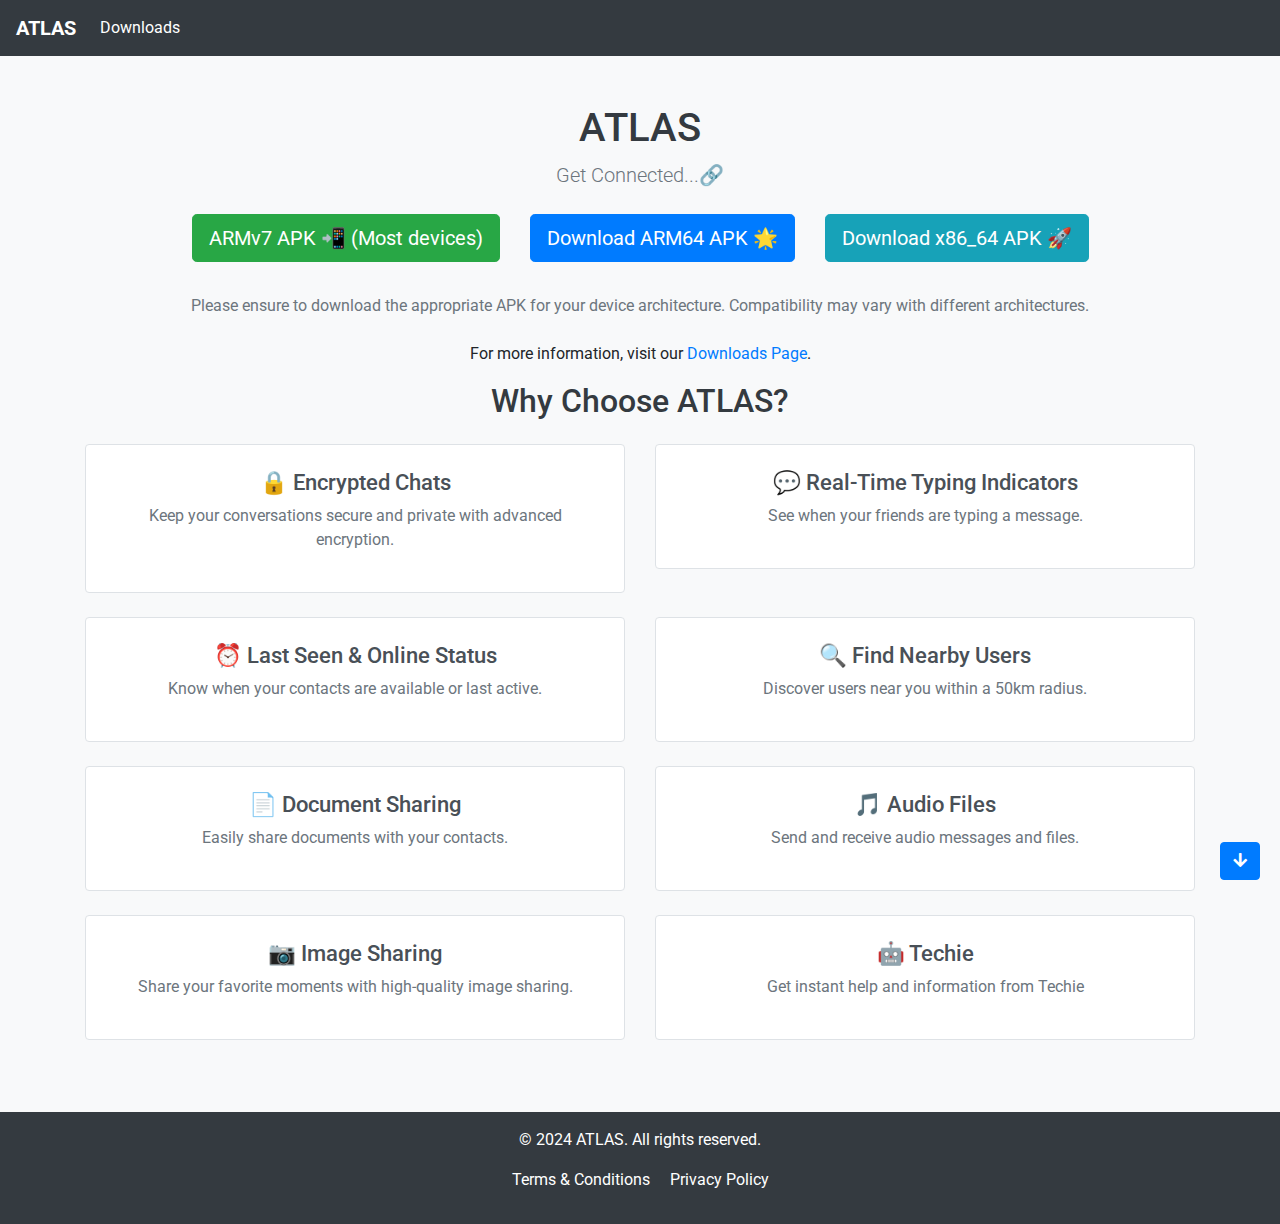
<file: index.html>
<!DOCTYPE html>
<html lang="en">

<head>
    <meta charset="UTF-8">
    <meta name="viewport" content="width=device-width, initial-scale=1.0">
    <title>ATLAS</title>
    <!-- Bootstrap CSS -->
    <link href="https://stackpath.bootstrapcdn.com/bootstrap/4.5.2/css/bootstrap.min.css" rel="stylesheet">
    <link href="https://fonts.googleapis.com/css2?family=Roboto:wght@400;700&display=swap" rel="stylesheet">
    <link rel="stylesheet" href="style.css">
    <!-- Font Awesome CSS -->
    <link rel="stylesheet" href="https://cdnjs.cloudflare.com/ajax/libs/font-awesome/5.15.4/css/all.min.css">
</head>

<body>
    <!-- Navbar -->
    <nav class="navbar navbar-expand-lg navbar-dark bg-dark">
        <a class="navbar-brand" href="index.html">ATLAS</a>
        <button class="navbar-toggler" type="button" data-toggle="collapse" data-target="#navbarNavAltMarkup"
            aria-controls="navbarNavAltMarkup" aria-expanded="false" aria-label="Toggle navigation">
            <span class="navbar-toggler-icon"></span>
        </button>
        <div class="collapse navbar-collapse" id="navbarNavAltMarkup">
            <div class="navbar-nav">
                <a class="nav-item nav-link active" href="downloads.html">Downloads</a>
                <!-- <a class="nav-item nav-link" href="terms_and_conditions.html">Terms&Conditions</a>
                <a class="nav-item nav-link" href="#">Pricing</a>
            <a class="nav-item nav-link disabled" href="#">Disabled</a> -->
            </div>
        </div>
    </nav>


    <div class="container text-center mt-5">
        <header class="mb-4">
            <h1>ATLAS</h1>
            <p class="lead">Get Connected...🔗</p>
        </header>

        <div class="row mb-4 justify-content-center">
            <div class="col-12 col-md-auto mb-2">
                <button id="download-btn-1" class="btn btn-success btn-lg btn-block">ARMv7 APK 📲 (Most
                    devices)</button>
            </div>
            <div class="col-12 col-md-auto mb-2">
                <button id="download-btn-2" class="btn btn-primary btn-lg btn-block">Download ARM64 APK 🌟</button>
            </div>
            <div class="col-12 col-md-auto mb-2">
                <button id="download-btn-3" class="btn btn-info btn-lg btn-block">Download x86_64 APK 🚀</button>
            </div>
        </div>

        <p class="text-muted">Please ensure to download the appropriate APK for your device architecture. Compatibility
            may vary with different architectures.</p>

            <div class="mt-4">
                <p>For more information, visit our <a href="downloads.html" class="text-primary">Downloads Page</a>.</p>
            </div>

        <section class="features">
            <h2 class="mb-4">Why Choose ATLAS?</h2>
            <div class="row">
                <div class="col-md-6 mb-4">
                    <div class="feature p-4">
                        <h3>🔒 Encrypted Chats</h3>
                        <p>Keep your conversations secure and private with advanced encryption.</p>
                    </div>
                </div>
                <div class="col-md-6 mb-4">
                    <div class="feature p-4">
                        <h3>💬 Real-Time Typing Indicators</h3>
                        <p>See when your friends are typing a message.</p>
                    </div>
                </div>
                <div class="col-md-6 mb-4">
                    <div class="feature p-4">
                        <h3>⏰ Last Seen & Online Status</h3>
                        <p>Know when your contacts are available or last active.</p>
                    </div>
                </div>
                <div class="col-md-6 mb-4">
                    <div class="feature p-4">
                        <h3>🔍 Find Nearby Users</h3>
                        <p>Discover users near you within a 50km radius.</p>
                    </div>
                </div>
                <div class="col-md-6 mb-4">
                    <div class="feature p-4">
                        <h3>📄 Document Sharing</h3>
                        <p>Easily share documents with your contacts.</p>
                    </div>
                </div>
                <div class="col-md-6 mb-4">
                    <div class="feature p-4">
                        <h3>🎵 Audio Files</h3>
                        <p>Send and receive audio messages and files.</p>
                    </div>
                </div>
                <div class="col-md-6 mb-4">
                    <div class="feature p-4">
                        <h3>📷 Image Sharing</h3>
                        <p>Share your favorite moments with high-quality image sharing.</p>
                    </div>
                </div>
                <div class="col-md-6 mb-4">
                    <div class="feature p-4">
                        <h3>🤖 Techie</h3>
                        <p>Get instant help and information from Techie</p>
                    </div>
                </div>
            </div>
        </section>
    </div>

    <!-- Scroll to Bottom Button -->
    <button id="scrollToBottomBtn" class="btn btn-primary" style="position: fixed; bottom: 20px; right: 20px;">
        <i class="fas fa-arrow-down"></i>
    </button>

    <!-- Footer -->
    <footer class="footer mt-5 py-3 bg-dark text-white">
        <div class="container text-center">
            <div class="row">
                <div class="col-12">
                    <p>&copy; 2024 ATLAS. All rights reserved.</p>
                </div>
                <div class="col-12">
                    <p>
                        <a href="terms_and_conditions.html" class="text-white mx-2">Terms & Conditions</a>
                        <a href="privacy_policy.html" class="text-white mx-2">Privacy Policy</a>
                    </p>
                </div>
            </div>
        </div>
    </footer>

    <!-- Bootstrap JS and dependencies -->
    <script src="https://code.jquery.com/jquery-3.5.1.slim.min.js"></script>
    <script src="https://cdn.jsdelivr.net/npm/@popperjs/core@2.5.4/dist/umd/popper.min.js"></script>
    <script src="https://stackpath.bootstrapcdn.com/bootstrap/4.5.2/js/bootstrap.min.js"></script>
    <script src="script.js"></script>
    <script>
        document.getElementById('scrollToBottomBtn').addEventListener('click', function() {
            window.scrollTo({
                top: document.body.scrollHeight,
                behavior: 'smooth'
            });
        });
    </script>
</body>

</html>
</file>
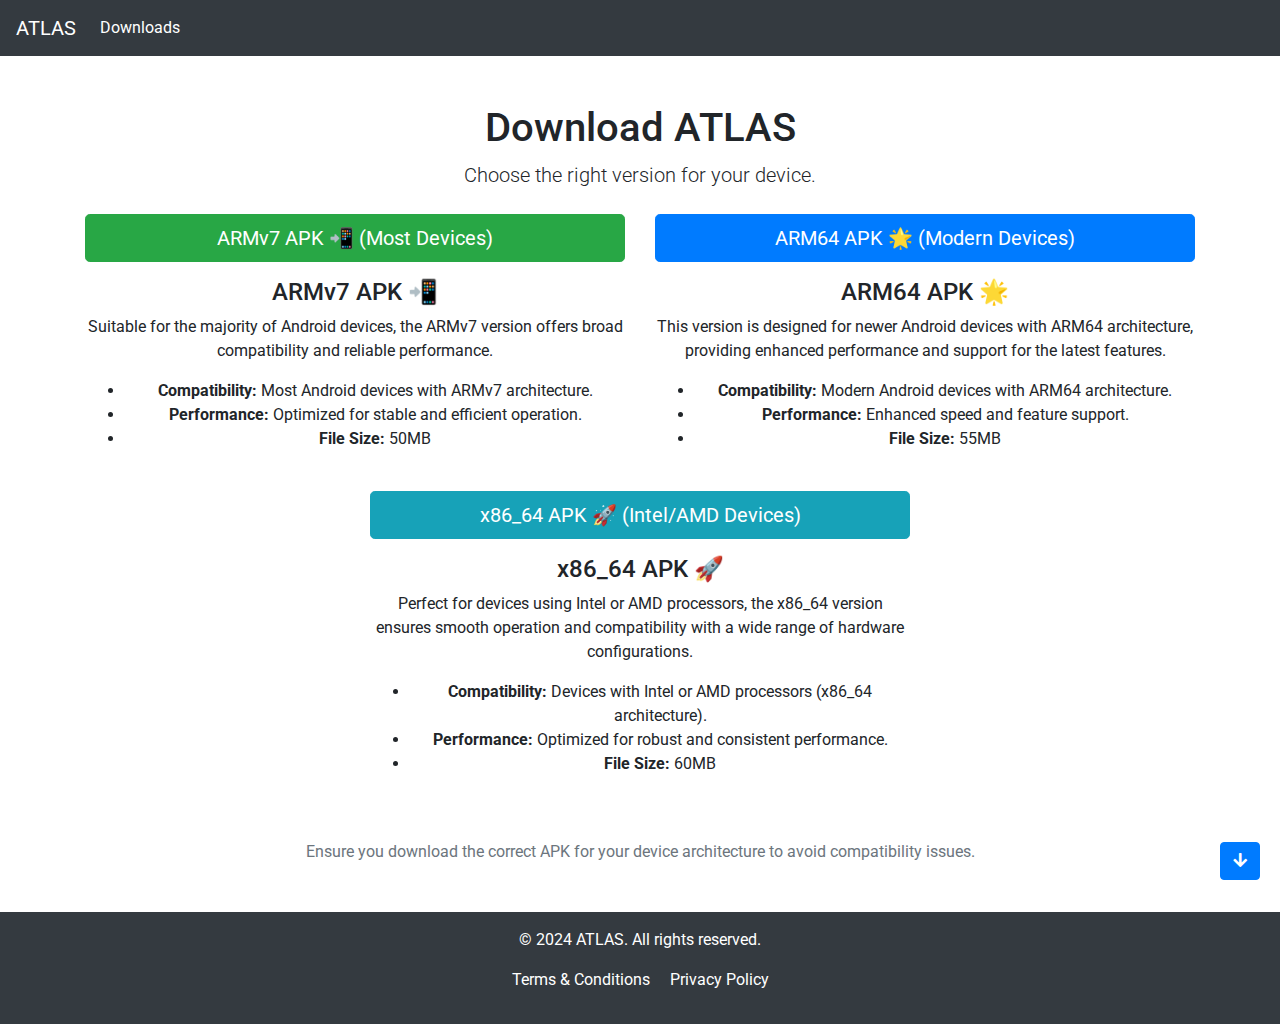
<file: downloads.html>
<!DOCTYPE html>
<html lang="en">

<head>
    <meta charset="UTF-8">
    <meta name="viewport" content="width=device-width, initial-scale=1.0">
    <title>ATLAS Downloads</title>
    <!-- Bootstrap CSS -->
    <link href="https://stackpath.bootstrapcdn.com/bootstrap/4.5.2/css/bootstrap.min.css" rel="stylesheet">
    <link href="https://fonts.googleapis.com/css2?family=Roboto:wght@400;700&display=swap" rel="stylesheet">
    <!-- Font Awesome CSS -->
    <link rel="stylesheet" href="https://cdnjs.cloudflare.com/ajax/libs/font-awesome/5.15.4/css/all.min.css">
</head>

<body>

    <nav class="navbar navbar-expand-lg navbar-dark bg-dark">
        <a class="navbar-brand" href="index.html">ATLAS</a>
        <button class="navbar-toggler" type="button" data-toggle="collapse" data-target="#navbarNavAltMarkup"
            aria-controls="navbarNavAltMarkup" aria-expanded="false" aria-label="Toggle navigation">
            <span class="navbar-toggler-icon"></span>
        </button>
        <div class="collapse navbar-collapse" id="navbarNavAltMarkup">
            <div class="navbar-nav">
                <a class="nav-item nav-link active" href="downloads.html">Downloads</a>
                <!-- <a class="nav-item nav-link" href="terms_and_conditions.html">Terms&Conditions</a>
                <a class="nav-item nav-link" href="#">Pricing</a>
            <a class="nav-item nav-link disabled" href="#">Disabled</a> -->
            </div>
        </div>
    </nav>


    <div class="container text-center mt-5">
        <header class="mb-4">
            <h1>Download ATLAS</h1>
            <p class="lead">Choose the right version for your device.</p>
        </header>

        <div class="row mb-4 justify-content-center">
            <div class="col-12 col-md-6 mb-4">
                <button id="download-btn-1" class="btn btn-success btn-lg btn-block">
                    ARMv7 APK 📲 (Most Devices)
                </button>
                <div class="mt-3">
                    <h4>ARMv7 APK 📲</h4>
                    <p>Suitable for the majority of Android devices, the ARMv7 version offers broad compatibility and reliable performance.</p>
                    <ul>
                        <li><strong>Compatibility:</strong> Most Android devices with ARMv7 architecture.</li>
                        <li><strong>Performance:</strong> Optimized for stable and efficient operation.</li>
                        <li><strong>File Size:</strong> 50MB</li>
                    </ul>
                </div>
            </div>
            <div class="col-12 col-md-6 mb-4">
                <button id="download-btn-2" class="btn btn-primary btn-lg btn-block">
                    ARM64 APK 🌟 (Modern Devices)
                </button>
                <div class="mt-3">
                    <h4>ARM64 APK 🌟</h4>
                    <p>This version is designed for newer Android devices with ARM64 architecture, providing enhanced performance and support for the latest features.</p>
                    <ul>
                        <li><strong>Compatibility:</strong> Modern Android devices with ARM64 architecture.</li>
                        <li><strong>Performance:</strong> Enhanced speed and feature support.</li>
                        <li><strong>File Size:</strong> 55MB</li>
                    </ul>
                </div>
            </div>
            <div class="col-12 col-md-6 mb-4">
                <button id="download-btn-3" class="btn btn-info btn-lg btn-block">
                    x86_64 APK 🚀 (Intel/AMD Devices)
                </button>
                <div class="mt-3">
                    <h4>x86_64 APK 🚀</h4>
                    <p>Perfect for devices using Intel or AMD processors, the x86_64 version ensures smooth operation and compatibility with a wide range of hardware configurations.</p>
                    <ul>
                        <li><strong>Compatibility:</strong> Devices with Intel or AMD processors (x86_64 architecture).</li>
                        <li><strong>Performance:</strong> Optimized for robust and consistent performance.</li>
                        <li><strong>File Size:</strong> 60MB</li>
                    </ul>
                </div>
            </div>
        </div>

        <p class="text-muted">Ensure you download the correct APK for your device architecture to avoid compatibility issues.</p>
    </div>

    <!-- Scroll to Bottom Button -->
    <button id="scrollToBottomBtn" class="btn btn-primary" style="position: fixed; bottom: 20px; right: 20px;">
        <i class="fas fa-arrow-down"></i>
    </button>

    <!-- Footer -->
    <footer class="footer mt-5 py-3 bg-dark text-white">
        <div class="container text-center">
            <div class="row">
                <div class="col-12">
                    <p>&copy; 2024 ATLAS. All rights reserved.</p>
                </div>
                <div class="col-12">
                    <p>
                        <a href="terms_and_conditions.html" class="text-white mx-2">Terms & Conditions</a>
                        <a href="privacy_policy.html" class="text-white mx-2">Privacy Policy</a>
                    </p>
                </div>
            </div>
        </div>
    </footer>

    <!-- Bootstrap JS and dependencies -->
    <script src="https://code.jquery.com/jquery-3.5.1.slim.min.js"></script>
    <script src="https://cdn.jsdelivr.net/npm/@popperjs/core@2.5.4/dist/umd/popper.min.js"></script>
    <script src="https://stackpath.bootstrapcdn.com/bootstrap/4.5.2/js/bootstrap.min.js"></script>
    <script src="script.js"></script>
    <script>
        document.getElementById('scrollToBottomBtn').addEventListener('click', function() {
            window.scrollTo({
                top: document.body.scrollHeight,
                behavior: 'smooth'
            });
        });
    </script>
</body>

</html>
</file>
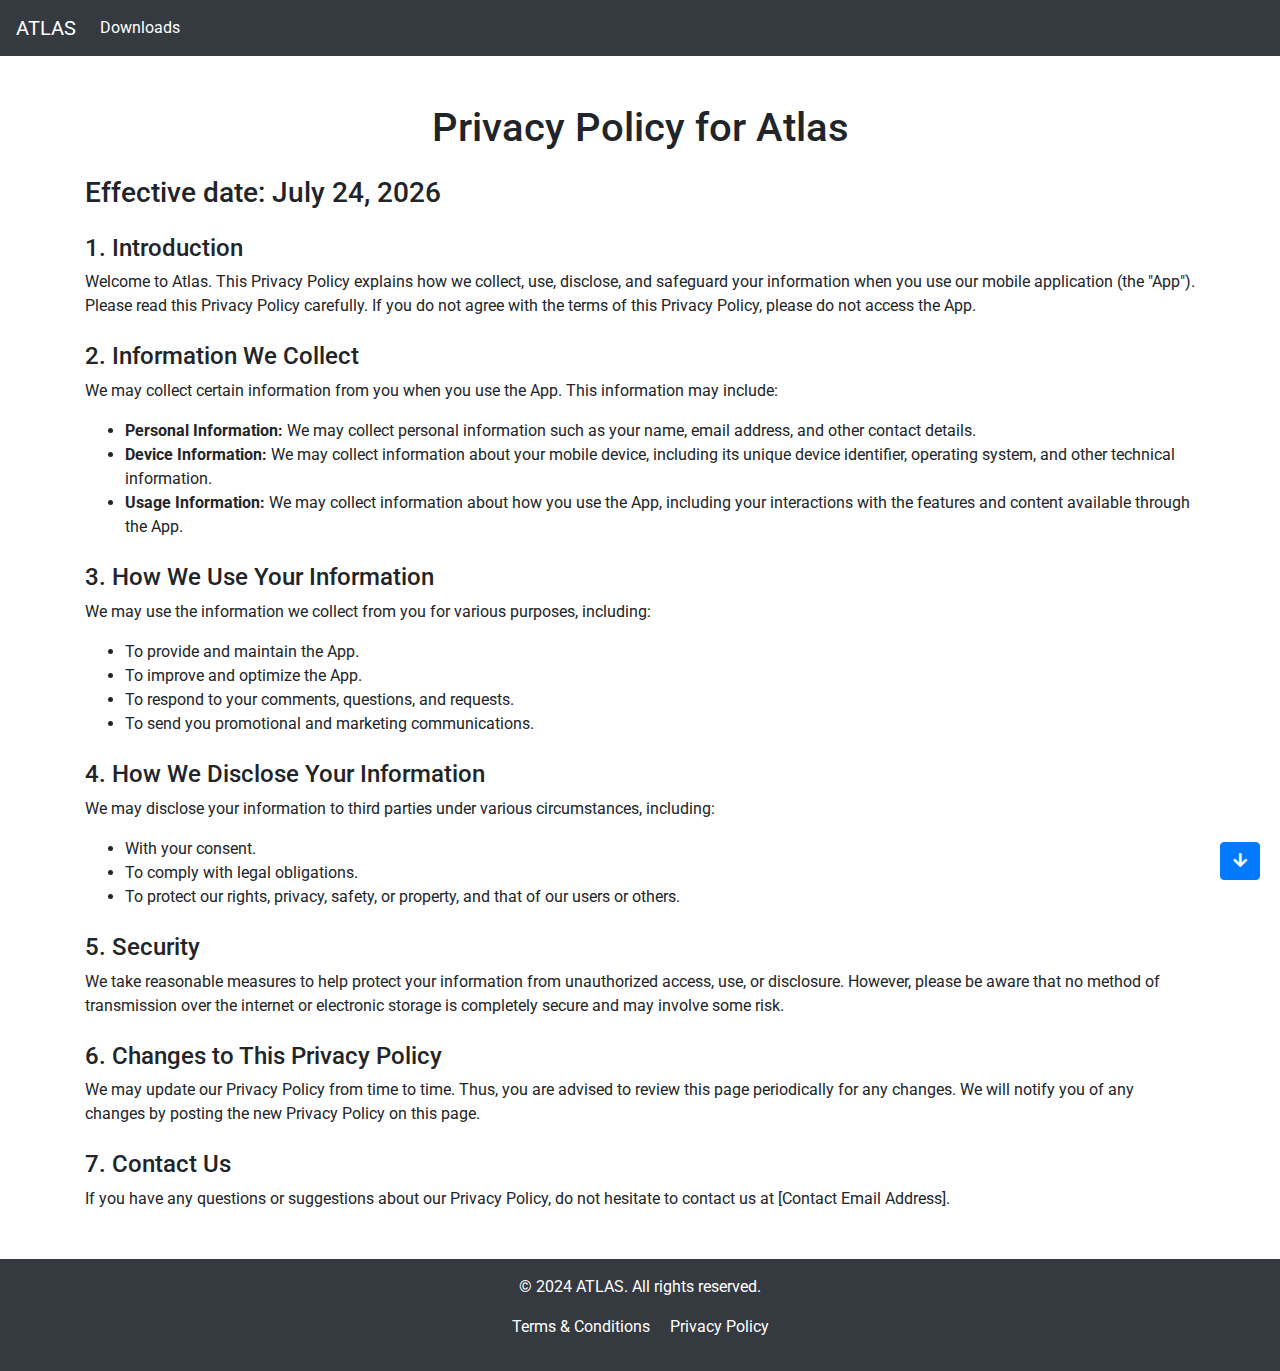
<file: privacy_policy.html>
<!DOCTYPE html>
<html lang="en">

<head>
    <meta charset="UTF-8">
    <meta name="viewport" content="width=device-width, initial-scale=1.0">
    <title>Privacy Policy - ATLAS</title>
    <!-- Bootstrap CSS -->
    <link href="https://stackpath.bootstrapcdn.com/bootstrap/4.5.2/css/bootstrap.min.css" rel="stylesheet">
    <link href="https://fonts.googleapis.com/css2?family=Roboto:wght@400;700&display=swap" rel="stylesheet">
    <link rel="stylesheet" href="https://cdnjs.cloudflare.com/ajax/libs/font-awesome/5.15.4/css/all.min.css">
</head>

<body>
    <nav class="navbar navbar-expand-lg navbar-dark bg-dark">
        <a class="navbar-brand" href="index.html">ATLAS</a>
        <button class="navbar-toggler" type="button" data-toggle="collapse" data-target="#navbarNavAltMarkup"
            aria-controls="navbarNavAltMarkup" aria-expanded="false" aria-label="Toggle navigation">
            <span class="navbar-toggler-icon"></span>
        </button>
        <div class="collapse navbar-collapse" id="navbarNavAltMarkup">
            <div class="navbar-nav">
                <a class="nav-item nav-link active" href="downloads.html">Downloads</a>
                <!-- <a class="nav-item nav-link" href="terms_and_conditions.html">Terms&Conditions</a>
                <a class="nav-item nav-link" href="#">Pricing</a>
            <a class="nav-item nav-link disabled" href="#">Disabled</a> -->
            </div>
        </div>
    </nav>
    <div class="container text-center mt-5">
        <header class="mb-4">
            <h1>Privacy Policy for Atlas</h1>
        </header>
        <div class="text-left">
            <h3>Effective date: <span id="effective-date"></span></h3>
            <h4 class="mt-4">1. Introduction</h4>
            <p>Welcome to Atlas. This Privacy Policy explains how we collect, use, disclose, and safeguard your information when you use our mobile application (the "App"). Please read this Privacy Policy carefully. If you do not agree with the terms of this Privacy Policy, please do not access the App.</p>

            <h4 class="mt-4">2. Information We Collect</h4>
            <p>We may collect certain information from you when you use the App. This information may include:</p>
            <ul>
                <li><strong>Personal Information:</strong> We may collect personal information such as your name, email address, and other contact details.</li>
                <li><strong>Device Information:</strong> We may collect information about your mobile device, including its unique device identifier, operating system, and other technical information.</li>
                <li><strong>Usage Information:</strong> We may collect information about how you use the App, including your interactions with the features and content available through the App.</li>
            </ul>

            <h4 class="mt-4">3. How We Use Your Information</h4>
            <p>We may use the information we collect from you for various purposes, including:</p>
            <ul>
                <li>To provide and maintain the App.</li>
                <li>To improve and optimize the App.</li>
                <li>To respond to your comments, questions, and requests.</li>
                <li>To send you promotional and marketing communications.</li>
            </ul>

            <h4 class="mt-4">4. How We Disclose Your Information</h4>
            <p>We may disclose your information to third parties under various circumstances, including:</p>
            <ul>
                <li>With your consent.</li>
                <li>To comply with legal obligations.</li>
                <li>To protect our rights, privacy, safety, or property, and that of our users or others.</li>
            </ul>

            <h4 class="mt-4">5. Security</h4>
            <p>We take reasonable measures to help protect your information from unauthorized access, use, or disclosure. However, please be aware that no method of transmission over the internet or electronic storage is completely secure and may involve some risk.</p>

            <h4 class="mt-4">6. Changes to This Privacy Policy</h4>
            <p>We may update our Privacy Policy from time to time. Thus, you are advised to review this page periodically for any changes. We will notify you of any changes by posting the new Privacy Policy on this page.</p>

            <h4 class="mt-4">7. Contact Us</h4>
            <p>If you have any questions or suggestions about our Privacy Policy, do not hesitate to contact us at [Contact Email Address].</p>
        </div>
    </div>

    <button id="scrollToBottomBtn" class="btn btn-primary" style="position: fixed; bottom: 20px; right: 20px;">
        <i class="fas fa-arrow-down"></i>
    </button>

    <!-- Footer -->
    <footer class="footer mt-5 py-3 bg-dark text-white">
        <div class="container text-center">
            <div class="row">
                <div class="col-12">
                    <p>&copy; 2024 ATLAS. All rights reserved.</p>
                </div>
                <div class="col-12">
                    <p>
                        <a href="terms_and_conditions.html" class="text-white mx-2">Terms & Conditions</a>
                        <a href="privacy_policy.html" class="text-white mx-2">Privacy Policy</a>
                    </p>
                </div>
            </div>
        </div>
    </footer>

    <!-- Bootstrap JS and dependencies -->
    <script src="https://code.jquery.com/jquery-3.5.1.slim.min.js"></script>
    <script src="https://cdn.jsdelivr.net/npm/@popperjs/core@2.5.4/dist/umd/popper.min.js"></script>
    <script src="https://stackpath.bootstrapcdn.com/bootstrap/4.5.2/js/bootstrap.min.js"></script>
    <script>
        document.addEventListener('DOMContentLoaded', (event) => {
            const effectiveDateElement = document.getElementById('effective-date');
            const effectiveDate = new Date().toLocaleDateString('en-US', {
                year: 'numeric',
                month: 'long',
                day: 'numeric'
            });
            effectiveDateElement.textContent = effectiveDate;
        });
    </script>
        <script>
            document.getElementById('scrollToBottomBtn').addEventListener('click', function() {
                window.scrollTo({
                    top: document.body.scrollHeight,
                    behavior: 'smooth'
                });
            });
        </script>
</body>

</html>
</file>
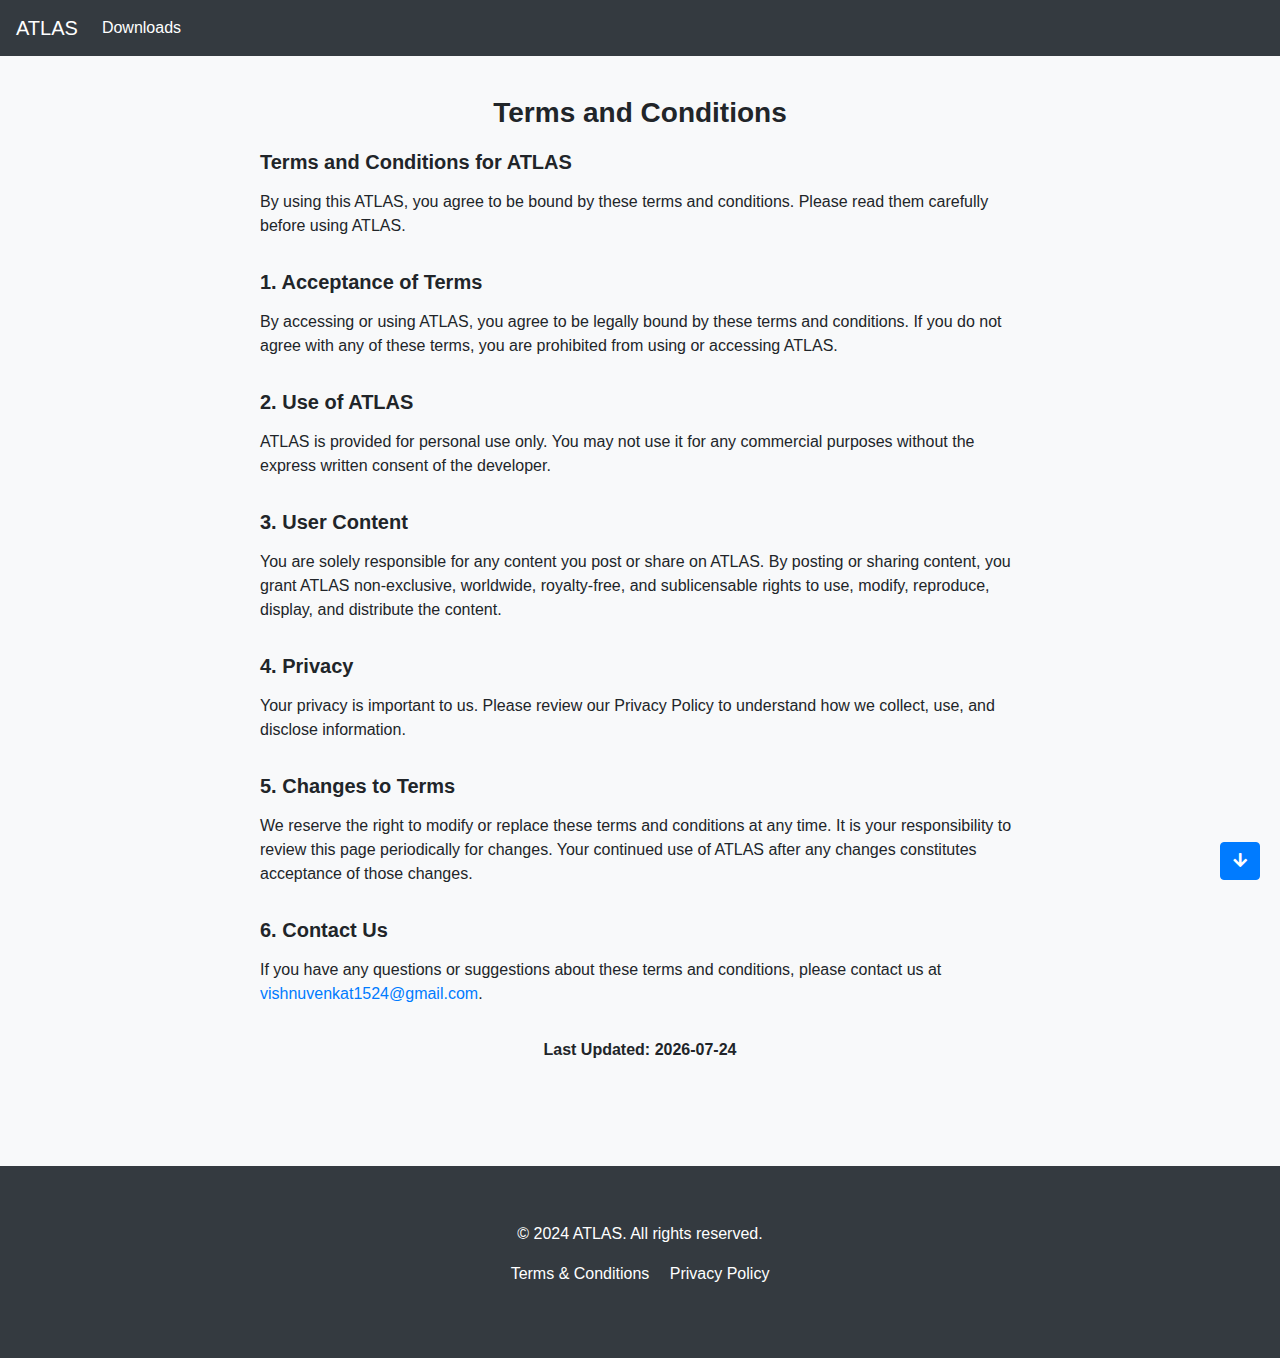
<file: terms_and_conditions.html>
<!DOCTYPE html>
<html lang="en">

<head>
    <meta charset="UTF-8">
    <meta name="viewport" content="width=device-width, initial-scale=1.0">
    <title>Terms and Conditions</title>
    <link href="https://stackpath.bootstrapcdn.com/bootstrap/4.5.2/css/bootstrap.min.css" rel="stylesheet">
    <link rel="stylesheet" href="https://cdnjs.cloudflare.com/ajax/libs/font-awesome/5.15.4/css/all.min.css">
    <style>
        body {
            font-family: Arial, sans-serif;
            background-color: #f8f9fa;
        }

        .container {
            max-width: 800px;
            margin: auto;
            padding: 40px 20px;
        }

        h1 {
            font-size: 28px;
            font-weight: bold;
            margin-bottom: 20px;
        }

        .subtitle {
            font-size: 20px;
            font-weight: bold;
            margin-bottom: 16px;
        }

        .section {
            margin-bottom: 32px;
        }

        .last-updated {
            font-weight: bold;
        }
    </style>
</head>

<body>
    <nav class="navbar navbar-expand-lg navbar-dark bg-dark">
        <a class="navbar-brand" href="index.html">ATLAS</a>
        <button class="navbar-toggler" type="button" data-toggle="collapse" data-target="#navbarNavAltMarkup"
            aria-controls="navbarNavAltMarkup" aria-expanded="false" aria-label="Toggle navigation">
            <span class="navbar-toggler-icon"></span>
        </button>
        <div class="collapse navbar-collapse" id="navbarNavAltMarkup">
            <div class="navbar-nav">
                <a class="nav-item nav-link active" href="downloads.html">Downloads</a>
                <!-- <a class="nav-item nav-link" href="terms_and_conditions.html">Terms&Conditions</a>
                <a class="nav-item nav-link" href="#">Pricing</a>
            <a class="nav-item nav-link disabled" href="#">Disabled</a> -->
            </div>
        </div>
    </nav>
    <div class="container">
        <header>
            <h1 class="text-center">Terms and Conditions</h1>
        </header>

        <section class="section">
            <h2 class="subtitle">Terms and Conditions for ATLAS</h2>
            <p>
                By using this ATLAS, you agree to be bound by these terms and conditions. Please read them carefully
                before using ATLAS.
            </p>
        </section>

        <section class="section">
            <h3 class="subtitle">1. Acceptance of Terms</h3>
            <p>
                By accessing or using ATLAS, you agree to be legally bound by these terms and conditions. If you do not
                agree with any of these terms, you are prohibited from using or accessing ATLAS.
            </p>
        </section>

        <section class="section">
            <h3 class="subtitle">2. Use of ATLAS</h3>
            <p>
                ATLAS is provided for personal use only. You may not use it for any commercial purposes without the
                express written consent of the developer.
            </p>
        </section>

        <section class="section">
            <h3 class="subtitle">3. User Content</h3>
            <p>
                You are solely responsible for any content you post or share on ATLAS. By posting or sharing content,
                you grant ATLAS non-exclusive, worldwide, royalty-free, and sublicensable rights to use, modify,
                reproduce, display, and distribute the content.
            </p>
        </section>

        <section class="section">
            <h3 class="subtitle">4. Privacy</h3>
            <p>
                Your privacy is important to us. Please review our Privacy Policy to understand how we collect, use, and
                disclose information.
            </p>
        </section>

        <section class="section">
            <h3 class="subtitle">5. Changes to Terms</h3>
            <p>
                We reserve the right to modify or replace these terms and conditions at any time. It is your
                responsibility to review this page periodically for changes. Your continued use of ATLAS after any
                changes constitutes acceptance of those changes.
            </p>
        </section>

        <section class="section">
            <h3 class="subtitle">6. Contact Us</h3>
            <p>
                If you have any questions or suggestions about these terms and conditions, please contact us at <a
                    href="mailto:vishnuvenkat1524@gmail.com">vishnuvenkat1524@gmail.com</a>.
            </p>
        </section>

        <footer class="text-center">
            <p class="last-updated" id="lastUpdated"></p>
        </footer>
    </div>

    <button id="scrollToBottomBtn" class="btn btn-primary" style="position: fixed; bottom: 20px; right: 20px;">
        <i class="fas fa-arrow-down"></i>
    </button>

    <!-- Footer -->
    <footer class="footer mt-5 py-3 bg-dark text-white">
        <div class="container text-center">
            <div class="row">
                <div class="col-12">
                    <p>&copy; 2024 ATLAS. All rights reserved.</p>
                </div>
                <div class="col-12">
                    <p>
                        <a href="terms_and_conditions.html" class="text-white mx-2">Terms & Conditions</a>
                        <a href="terms_and_conditions.html" class="text-white mx-2">Privacy Policy</a>
                    </p>
                </div>
            </div>
        </div>
    </footer>


    <script src="https://code.jquery.com/jquery-3.5.1.slim.min.js"></script>
    <script src="https://cdn.jsdelivr.net/npm/@popperjs/core@2.5.2/dist/umd/popper.min.js"></script>
    <script src="https://stackpath.bootstrapcdn.com/bootstrap/4.5.2/js/bootstrap.min.js"></script>
    <script>
        // JavaScript to get current date and update lastUpdated element
        document.addEventListener('DOMContentLoaded', function () {
            var currentDate = new Date().toISOString().slice(0, 10);
            document.getElementById('lastUpdated').textContent = 'Last Updated: ' + currentDate;
        });
    </script>
        <script>
            document.getElementById('scrollToBottomBtn').addEventListener('click', function() {
                window.scrollTo({
                    top: document.body.scrollHeight,
                    behavior: 'smooth'
                });
            });
        </script>
</body>

</html>
</file>
<file: style.css>
body {
    font-family: 'Roboto', sans-serif;
    background-color: #f8f9fa;
}

header h1 {
    font-size: 2.5em;
    color: #343a40;
}

header p {
    font-size: 1.2em;
    color: #6c757d;
}

.features h2 {
    font-size: 2em;
    color: #343a40;
}

.feature {
    background-color: #ffffff;
    border: 1px solid #dee2e6;
    border-radius: 0.25rem;
}

.feature h3 {
    font-size: 1.4em;
    color: #495057;
}

.feature p {
    font-size: 1em;
    color: #6c757d;
}

#download-btn {
    font-size: 1.2em;
}

.navbar-brand {
    font-weight: bold;
}

.navbar-nav .nav-item .nav-link {
    font-size: 1.1em;
    color: #f8f9fa;
}

.navbar-nav .nav-item .nav-link:hover {
    color: #d4d4d4;
}
</file>
